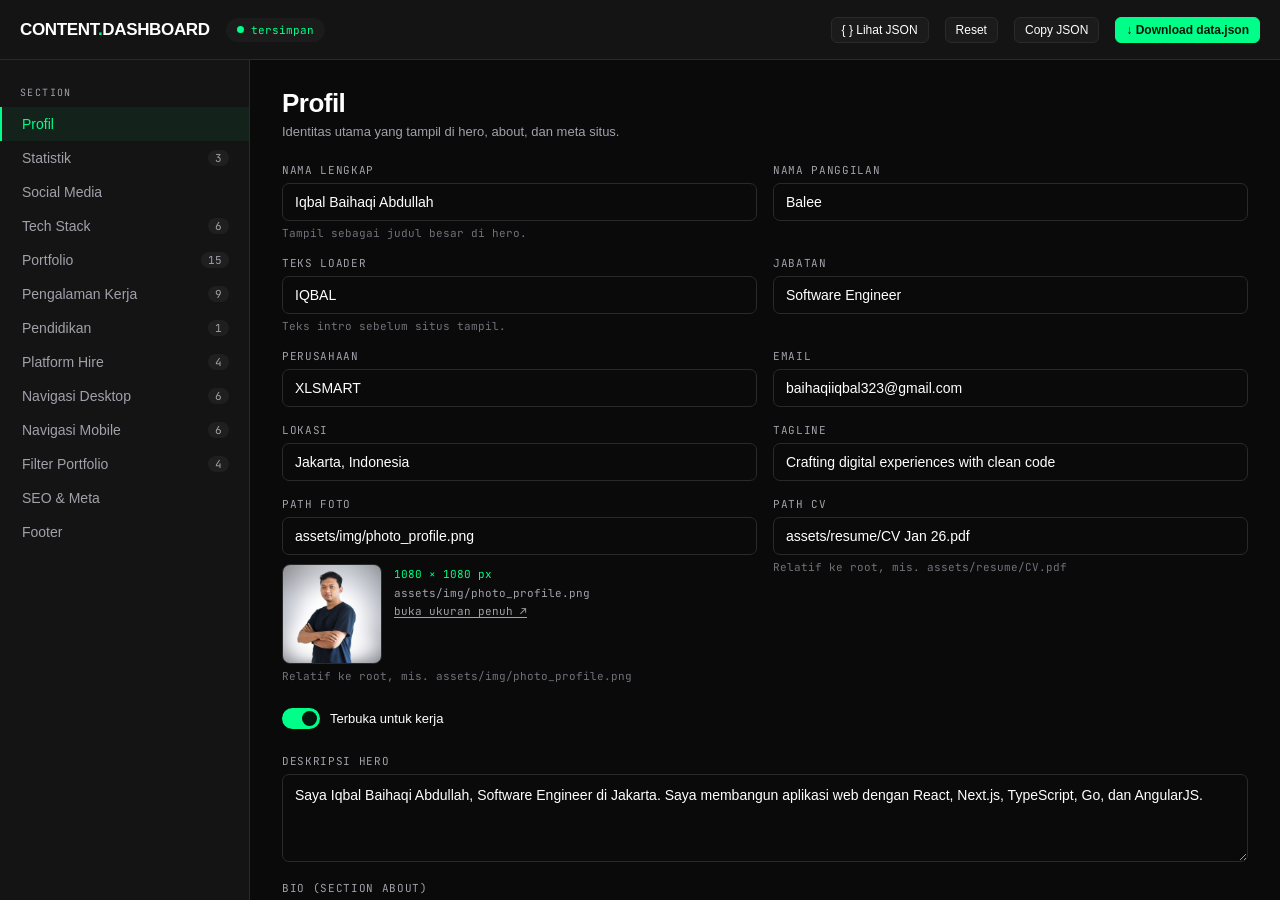
<file: admin.html>
<!DOCTYPE html>
<html lang="id">
<head>
<meta charset="UTF-8">
<meta name="viewport" content="width=device-width, initial-scale=1.0">
<meta name="robots" content="noindex, nofollow">
<title>Content Dashboard | Iqbal Baihaqi</title>
<link rel="preconnect" href="https://fonts.googleapis.com">
<link rel="preconnect" href="https://fonts.gstatic.com" crossorigin>
<link href="https://fonts.googleapis.com/css2?family=JetBrains+Mono:wght@400;500;600&display=swap" rel="stylesheet">
<link href="https://api.fontshare.com/v2/css?f[]=clash-display@500,600,700&f[]=satoshi@400,500,700&display=swap" rel="stylesheet">
<style>
:root{
  --dark:#0a0a0a; --dark-light:#141414; --dark-card:#1b1b1b; --line:#2a2a2a;
  --accent:#00ff88; --accent-dim:#00cc6a; --text:#ffffff; --muted:#a1a1aa;
  --danger:#ff5468; --warn:#ffb020;
  --display:'Clash Display',sans-serif; --body:'Satoshi',sans-serif; --mono:'JetBrains Mono',monospace;
}
*{margin:0;padding:0;box-sizing:border-box}
html,body{height:100%}
body{background:var(--dark);color:var(--text);font-family:var(--body);font-size:14px;overflow:hidden}
button{font-family:inherit;font-size:inherit;color:inherit;background:none;border:none;cursor:pointer}
input,textarea,select{font-family:inherit;font-size:inherit}

/* ---------- layout ---------- */
.app{display:grid;grid-template-columns:250px 1fr;grid-template-rows:auto 1fr;height:100vh}
.topbar{grid-column:1/-1;display:flex;align-items:center;gap:16px;padding:0 20px;height:60px;
  background:var(--dark-light);border-bottom:1px solid var(--line)}
.brand{font-family:var(--display);font-weight:700;font-size:17px;letter-spacing:-.02em;white-space:nowrap}
.brand span{color:var(--accent)}
.topbar .spacer{flex:1}

.sidebar{background:var(--dark-light);border-right:1px solid var(--line);overflow-y:auto;padding:12px 0}
.side-label{font-family:var(--mono);font-size:10px;letter-spacing:.14em;color:var(--muted);
  padding:14px 20px 8px;text-transform:uppercase}
.side-item{display:flex;align-items:center;gap:10px;width:100%;padding:9px 20px;text-align:left;
  color:var(--muted);border-left:2px solid transparent;transition:.15s}
.side-item:hover{color:var(--text);background:#ffffff08}
.side-item.active{color:var(--accent);border-left-color:var(--accent);background:#00ff8810}
.side-item .count{margin-left:auto;font-family:var(--mono);font-size:11px;color:var(--muted);
  background:#ffffff0d;padding:1px 7px;border-radius:20px}
.side-item.active .count{background:#00ff8820;color:var(--accent)}

.main{overflow-y:auto;padding:28px 32px 80px}
.main-head{margin-bottom:24px}
.main-head h1{font-family:var(--display);font-size:26px;font-weight:600;letter-spacing:-.02em}
.main-head p{color:var(--muted);margin-top:5px;font-size:13px}

/* ---------- buttons ---------- */
.btn{display:inline-flex;align-items:center;gap:7px;padding:8px 15px;border-radius:7px;
  border:1px solid var(--line);background:var(--dark-card);font-weight:500;transition:.15s;white-space:nowrap}
.btn:hover{border-color:#3d3d3d;background:#242424}
.btn-primary{background:var(--accent);color:#04150c;border-color:var(--accent);font-weight:700}
.btn-primary:hover{background:var(--accent-dim);border-color:var(--accent-dim)}
.btn-sm{padding:5px 10px;font-size:12px;border-radius:6px}
.btn-icon{padding:5px 8px;border-radius:6px;color:var(--muted);font-size:13px;line-height:1}
.btn-icon:hover{color:var(--text);background:#ffffff12}
.btn-icon.danger:hover{color:var(--danger);background:#ff546818}
.btn:disabled{opacity:.4;cursor:not-allowed}

/* ---------- status pill ---------- */
.status{display:inline-flex;align-items:center;gap:7px;font-family:var(--mono);font-size:11px;
  color:var(--muted);padding:5px 11px;border-radius:20px;background:#ffffff08;white-space:nowrap}
.status .dot{width:7px;height:7px;border-radius:50%;background:var(--muted)}
.status.saved .dot{background:var(--accent)}
.status.saved{color:var(--accent)}
.status.dirty .dot{background:var(--warn)}
.status.dirty{color:var(--warn)}

/* ---------- fields ---------- */
.field{margin-bottom:16px}
.field > label:not(.check){display:block;font-family:var(--mono);font-size:11px;letter-spacing:.06em;
  color:var(--muted);margin-bottom:6px;text-transform:uppercase}
.field .hint{font-size:11px;color:#71717a;margin-top:5px;font-family:var(--mono)}
.control{width:100%;padding:10px 12px;background:var(--dark);border:1px solid var(--line);
  border-radius:7px;color:var(--text);transition:.15s}
.control:focus{outline:none;border-color:var(--accent);box-shadow:0 0 0 3px #00ff8815}
.control::placeholder{color:#52525b}
textarea.control{resize:vertical;min-height:88px;line-height:1.55}
select.control{cursor:pointer}
.grid2{display:grid;grid-template-columns:1fr 1fr;gap:0 16px}
@media(max-width:820px){.grid2{grid-template-columns:1fr}}

/* checkbox */
.check{display:flex;align-items:center;gap:10px;cursor:pointer;padding:9px 0}
.check input{appearance:none;width:38px;height:21px;border-radius:20px;background:#333;position:relative;
  cursor:pointer;transition:.2s;flex-shrink:0}
.check input:checked{background:var(--accent)}
.check input::after{content:'';position:absolute;top:3px;left:3px;width:15px;height:15px;border-radius:50%;
  background:#fff;transition:.2s}
.check input:checked::after{transform:translateX(17px);background:#04150c}
.check span{font-size:13px}

/* color field */
.color-row{display:flex;gap:9px;align-items:center}
.color-row input[type=color]{width:42px;height:40px;padding:3px;background:var(--dark);
  border:1px solid var(--line);border-radius:7px;cursor:pointer;flex-shrink:0}

/* tags (string array) */
.tags{display:flex;flex-wrap:wrap;gap:7px;padding:9px;background:var(--dark);
  border:1px solid var(--line);border-radius:7px;min-height:44px;align-items:flex-start}
.tag{display:inline-flex;align-items:center;gap:6px;background:#00ff8814;color:var(--accent);
  border:1px solid #00ff8830;padding:4px 9px;border-radius:5px;font-size:12px;font-family:var(--mono)}
.tag button{color:var(--accent);opacity:.6;font-size:14px;line-height:1}
.tag button:hover{opacity:1}
.tags input{flex:1;min-width:130px;background:none;border:none;color:var(--text);padding:4px;outline:none}
.tags input::placeholder{color:#52525b}

/* image preview */
.img-preview{display:flex;gap:12px;align-items:flex-start;margin-top:9px}
.img-frame{width:100px;height:100px;border:1px solid var(--line);border-radius:8px;flex-shrink:0;
  display:flex;align-items:center;justify-content:center;overflow:hidden;
  /* checkerboard so transparent PNGs read correctly on a dark surface */
  background-image:linear-gradient(45deg,#1e1e1e 25%,transparent 25%,transparent 75%,#1e1e1e 75%),
                   linear-gradient(45deg,#1e1e1e 25%,transparent 25%,transparent 75%,#1e1e1e 75%);
  background-size:14px 14px;background-position:0 0,7px 7px;background-color:#141414}
.img-frame.empty{border-style:dashed;background-image:none;background-color:var(--dark)}
.img-frame img{max-width:100%;max-height:100%;object-fit:contain;display:block}
.img-frame .ph{font-size:22px;opacity:.25}
.img-meta{font-family:var(--mono);font-size:11px;line-height:1.7;color:var(--muted);min-width:0;
  overflow-wrap:anywhere;padding-top:1px}
.img-meta .ok{color:var(--accent)}
.img-meta .err{color:var(--danger)}
.img-meta a{color:var(--muted);text-decoration:underline;text-underline-offset:2px}
.img-meta a:hover{color:var(--accent)}
.img-frame.loading{opacity:.5}
/* Plain-text values keep only the note — an empty frame would look like a broken image. */
.img-preview.text-only .img-frame{display:none}
.img-preview.text-only{margin-top:5px}

/* string list (multi-line entries) */
.slist-row{display:flex;gap:8px;margin-bottom:8px;align-items:flex-start}
.slist-row .control{flex:1}

/* ---------- array item cards ---------- */
.card{background:var(--dark-light);border:1px solid var(--line);border-radius:10px;margin-bottom:12px;
  overflow:hidden}
.card-head{display:flex;align-items:center;gap:10px;padding:12px 14px;cursor:pointer;user-select:none}
.card-head:hover{background:#ffffff06}
.card-head .chev{color:var(--muted);font-size:11px;transition:.2s;width:12px;flex-shrink:0}
.card.open > .card-head .chev{transform:rotate(90deg)}
.card-head .idx{font-family:var(--mono);font-size:11px;color:var(--muted);background:#ffffff0d;
  padding:2px 7px;border-radius:4px;flex-shrink:0}
.card-head .title{font-weight:600;flex:1;overflow:hidden;text-overflow:ellipsis;white-space:nowrap}
.card-head .badge{font-family:var(--mono);font-size:10px;padding:2px 7px;border-radius:4px;
  background:#00ff8814;color:var(--accent);flex-shrink:0}
.card-actions{display:flex;gap:2px;flex-shrink:0}
/* Child selectors, not descendant: an open card must not expand its nested cards. */
.card > .card-body{padding:4px 16px 16px;border-top:1px solid var(--line);display:none}
.card.open > .card-body{display:block}

.subsection{border:1px dashed var(--line);border-radius:9px;padding:14px;margin-bottom:16px;background:#00000030}
.subsection > h4{font-family:var(--mono);font-size:11px;letter-spacing:.08em;color:var(--muted);
  text-transform:uppercase;margin-bottom:12px}

.empty{padding:36px;text-align:center;color:var(--muted);border:1px dashed var(--line);border-radius:10px}

/* ---------- json preview drawer ---------- */
.drawer{position:fixed;top:0;right:0;width:min(560px,92vw);height:100vh;background:var(--dark-light);
  border-left:1px solid var(--line);transform:translateX(100%);transition:.28s cubic-bezier(.4,0,.2,1);
  z-index:60;display:flex;flex-direction:column}
.drawer.open{transform:none}
.drawer-head{display:flex;align-items:center;gap:12px;padding:16px 20px;border-bottom:1px solid var(--line)}
.drawer-head h3{font-family:var(--display);font-size:16px;font-weight:600;flex:1}
.drawer pre{flex:1;overflow:auto;padding:18px 20px;font-family:var(--mono);font-size:12px;
  line-height:1.65;color:#c4c4c8;white-space:pre-wrap;word-break:break-word}
.backdrop{position:fixed;inset:0;background:#000000aa;z-index:55;opacity:0;pointer-events:none;transition:.28s}
.backdrop.open{opacity:1;pointer-events:auto}

/* ---------- toast ---------- */
.toast{position:fixed;bottom:26px;left:50%;transform:translate(-50%,90px);z-index:90;
  background:var(--dark-card);border:1px solid var(--line);border-left:3px solid var(--accent);
  padding:13px 20px;border-radius:9px;box-shadow:0 10px 40px #000c;transition:.3s;opacity:0;max-width:90vw}
.toast.show{transform:translate(-50%,0);opacity:1}
.toast.err{border-left-color:var(--danger)}

/* ---------- loading / gate ---------- */
.gate{position:fixed;inset:0;background:var(--dark);z-index:100;display:flex;align-items:center;
  justify-content:center;flex-direction:column;gap:18px;padding:24px;text-align:center}
.gate h2{font-family:var(--display);font-size:22px;font-weight:600}
.gate p{color:var(--muted);max-width:440px;line-height:1.6}
.gate.hidden{display:none}

/* Section switcher that replaces the sidebar on narrow screens. */
.mobile-sections{display:none;margin-bottom:20px}

@media(max-width:760px){
  .app{grid-template-columns:1fr}
  .sidebar{display:none}
  .mobile-sections{display:block}
  .main{padding:20px 16px 80px}
  /* Let the toolbar wrap instead of forcing the page wider than the viewport. */
  .topbar{flex-wrap:wrap;height:auto;min-height:60px;padding:10px 14px;gap:8px}
  .topbar .spacer{display:none}
  .brand{font-size:15px}
  .status{min-width:0}
  .btn-sm{padding:6px 10px;font-size:12px}
  .main-head h1{font-size:21px}
}
</style>
</head>
<body>

<div class="gate" id="gate">
  <h2>Memuat <span style="color:var(--accent)">data.json</span>…</h2>
  <p id="gate-msg">Menghubungi sumber data lokal.</p>
  <div id="gate-actions" style="display:none;gap:10px;flex-wrap:wrap;justify-content:center">
    <label class="btn btn-primary" style="cursor:pointer">
      Pilih data.json manual
      <input type="file" id="file-input" accept=".json,application/json" hidden>
    </label>
    <button class="btn" id="gate-retry">Coba lagi</button>
  </div>
</div>

<div class="app">
  <header class="topbar">
    <div class="brand">CONTENT<span>.</span>DASHBOARD</div>
    <div class="status" id="status"><span class="dot"></span><span id="status-text">memuat…</span></div>
    <div class="spacer"></div>
    <button class="btn btn-sm" id="btn-json">{ } Lihat JSON</button>
    <button class="btn btn-sm" id="btn-reset">Reset</button>
    <button class="btn btn-sm" id="btn-copy">Copy JSON</button>
    <button class="btn btn-sm btn-primary" id="btn-download">↓ Download data.json</button>
  </header>

  <nav class="sidebar" id="sidebar"></nav>
  <main class="main" id="main"></main>
</div>

<div class="backdrop" id="backdrop"></div>
<aside class="drawer" id="drawer">
  <div class="drawer-head">
    <h3>data.json</h3>
    <span class="status" id="json-size"></span>
    <button class="btn-icon" id="drawer-close">✕</button>
  </div>
  <pre id="json-preview"></pre>
</aside>

<div class="toast" id="toast"></div>

<script src="admin.js"></script>
</body>
</html>
</file>
